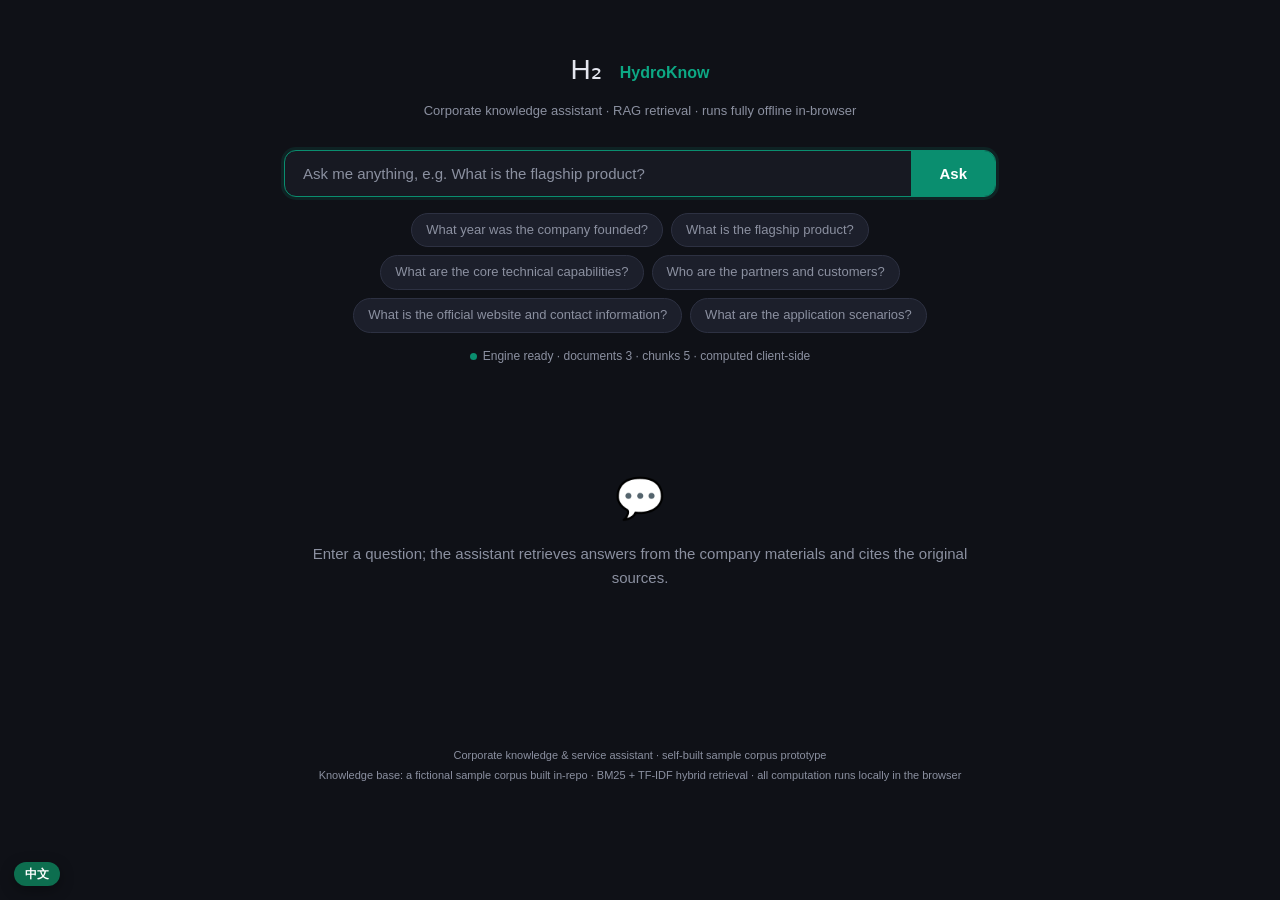
<file: index.html>
<!DOCTYPE html>
<html lang="en">
<head>
<meta charset="utf-8">
<meta name="viewport" content="width=device-width, initial-scale=1">
<title>氢知 HydroKnow · 沐光氢能企业知识智能服务助手</title>
<!-- English presentation layer: active by default; Simplified Chinese via ?lang=zh. -->
<script src="i18n-en.js"></script>
<style>
:root {
  --bg: #0f1117; --surface: #171922; --card: #1c1f2b; --border: #2d3142;
  --ink: #e4e6ef; --muted: #8b90a0; --accent: #0a8e6f; --accent-light: #0da884;
  --accent-glow: rgba(10,142,111,0.15); --radius: 12px;
  --font: -apple-system, "PingFang SC", "Microsoft YaHei", "Segoe UI", sans-serif;
}
* { box-sizing: border-box; margin: 0; padding: 0; }
body { background: var(--bg); color: var(--ink); font-family: var(--font); font-size: 15px; line-height: 1.6; min-height: 100vh; }
.qa-page { max-width: 760px; margin: 0 auto; padding: 48px 24px 80px; }
.qa-header { text-align: center; margin-bottom: 40px; }
.qa-logo { display: flex; align-items: center; justify-content: center; gap: 10px; margin-bottom: 8px; }
.qa-logo-icon { font-size: 28px; }
.qa-logo h1 { font-size: 24px; font-weight: 700; }
.qa-logo h1 .en { color: var(--accent-light); font-size: 16px; font-weight: 600; margin-left: 8px; }
.qa-subtitle { font-size: 13px; color: var(--muted); margin-bottom: 28px; }
.qa-search-box { display: flex; border: 1px solid var(--border); border-radius: var(--radius); overflow: hidden; transition: border-color .2s; background: var(--surface); }
.qa-search-box:focus-within { border-color: var(--accent); box-shadow: 0 0 0 3px var(--accent-glow); }
.qa-search-box input { flex: 1; background: transparent; border: none; padding: 14px 18px; color: var(--ink); font-size: 15px; font-family: var(--font); outline: none; }
.qa-search-box input::placeholder { color: var(--muted); }
.qa-search-box button { background: var(--accent); color: #fff; border: none; padding: 0 28px; font-size: 15px; font-weight: 600; font-family: var(--font); cursor: pointer; transition: background .2s; }
.qa-search-box button:hover { background: var(--accent-light); }
.qa-chips { display: flex; flex-wrap: wrap; justify-content: center; gap: 8px; margin-top: 16px; }
.chip { padding: 6px 14px; background: var(--card); border: 1px solid var(--border); border-radius: 20px; font-size: 13px; color: var(--muted); cursor: pointer; transition: all .2s; }
.chip:hover { border-color: var(--accent); color: var(--ink); background: var(--accent-glow); }
.qa-status { margin-top: 14px; font-size: 12px; color: var(--muted); }
.qa-status .dot { display: inline-block; width: 7px; height: 7px; border-radius: 50%; background: var(--accent); margin-right: 6px; vertical-align: middle; }
.qa-result { min-height: 300px; }
.qa-placeholder { text-align: center; padding: 60px 20px; color: var(--muted); }
.placeholder-icon { font-size: 40px; margin-bottom: 12px; }
.answer-card { background: var(--card); border: 1px solid var(--border); border-radius: var(--radius); overflow: hidden; margin-bottom: 20px; animation: fadeIn .3s ease; }
@keyframes fadeIn { from { opacity: 0; transform: translateY(8px); } to { opacity: 1; transform: translateY(0); } }
.answer-header { display: flex; align-items: center; justify-content: space-between; padding: 12px 18px; border-bottom: 1px solid var(--border); background: var(--surface); gap: 12px; }
.answer-header .q { font-size: 13px; color: var(--muted); text-align: left; }
.answer-header .q b { color: var(--ink); }
.answer-header .conf { font-size: 12px; padding: 3px 10px; border-radius: 6px; font-weight: 600; white-space: nowrap; }
.conf-high { background: rgba(10,142,111,.2); color: var(--accent-light); }
.conf-mid { background: rgba(204,170,50,.2); color: #ccaa32; }
.conf-low { background: rgba(196,69,69,.2); color: #c44545; }
.answer-body { padding: 18px; }
.answer-body .answer-text { font-size: 15px; line-height: 1.75; margin-bottom: 16px; }
.key-points { margin-bottom: 16px; }
.key-points-title { font-size: 13px; font-weight: 600; color: var(--muted); margin-bottom: 8px; }
.key-points ul { list-style: none; padding: 0; }
.key-points li { padding: 4px 0 4px 16px; position: relative; font-size: 14px; }
.key-points li::before { content: "▸"; position: absolute; left: 0; color: var(--accent); }
.sources-section { border-top: 1px solid var(--border); padding: 16px 18px; }
.sources-title { font-size: 12px; color: var(--muted); margin-bottom: 12px; letter-spacing: .5px; }
.source-item { background: var(--surface); border: 1px solid var(--border); border-left: 3px solid var(--accent); border-radius: 8px; padding: 12px 14px; margin-bottom: 10px; transition: border-color .2s; }
.source-item:hover { border-color: var(--accent); }
.source-item:last-child { margin-bottom: 0; }
.source-meta { display: flex; align-items: center; justify-content: space-between; gap: 8px; margin-bottom: 8px; }
.source-meta-left { display: flex; align-items: center; min-width: 0; }
.source-badge { flex-shrink: 0; width: 20px; height: 20px; border-radius: 6px; background: var(--accent); color: #fff; font-size: 11px; font-weight: 700; display: inline-flex; align-items: center; justify-content: center; margin-right: 8px; }
.source-doc { font-size: 12px; color: var(--muted); overflow: hidden; text-overflow: ellipsis; white-space: nowrap; }
.source-score { font-size: 11px; color: var(--accent-light); font-weight: 600; white-space: nowrap; }
.source-text { font-size: 12.5px; color: var(--ink); line-height: 1.7; white-space: pre-wrap; max-height: 96px; overflow: hidden; position: relative; }
.source-text.expanded { max-height: none; }
.source-text:not(.expanded)::after { content: ""; position: absolute; left: 0; right: 0; bottom: 0; height: 28px; background: linear-gradient(transparent, var(--surface)); pointer-events: none; }
.source-toggle { display: none; margin-top: 8px; font-size: 11px; color: var(--accent-light); background: none; border: none; cursor: pointer; padding: 0; font-family: var(--font); }
.source-toggle.show { display: inline-block; }
.source-toggle:hover { text-decoration: underline; }
mark { background: rgba(10,142,111,.35); color: #c9f7ea; padding: 0 1px; border-radius: 2px; }
.footer-note { text-align: center; font-size: 11px; color: var(--muted); margin-top: 40px; line-height: 1.8; }
::-webkit-scrollbar { width: 6px; }
::-webkit-scrollbar-thumb { background: var(--border); border-radius: 3px; }
</style>
</head>
<body>
<div class="qa-page">
  <header class="qa-header">
    <div class="qa-logo">
      <span class="qa-logo-icon">H₂</span>
      <h1>氢知 <span class="en">HydroKnow</span></h1>
    </div>
    <p class="qa-subtitle">沐光氢能企业知识智能服务助手 · RAG 检索增强 · 纯前端离线运行</p>
    <div class="qa-search-box">
      <input type="text" id="input" placeholder="我是小知，问点什么吧，比如：沐光氢能的主打产品是什么？" autocomplete="off" autofocus>
      <button id="sendBtn" onclick="ask()">提问</button>
    </div>
    <div class="qa-chips" id="chips"></div>
    <div class="qa-status" id="status"></div>
  </header>

  <main class="qa-result" id="result">
    <div class="qa-placeholder" id="placeholder">
      <div class="placeholder-icon">💬</div>
      <p>输入问题，小知会从沐光氢能的企业资料中检索答案，并附上原文来源。</p>
    </div>
  </main>

  <div class="footer-note">
    企业知识与智能服务助手 · 自建样例语料原型<br>
    知识库：仓库内自建的虚构样例语料 · BM25 + TF-IDF 混合检索 · 全部计算在浏览器本地完成
  </div>
</div>

<script>
// ══════════════════════════════════════════════════════════
// 氢知 HydroKnow · 纯前端 RAG（与 Python 版 rag/ 逐行等价）
// ══════════════════════════════════════════════════════════
const CHUNKS = [{"doc": "00_公司资料说明.md", "chunk_id": 0, "text": "基本信息：沐光氢能科技（北京）有限公司成立于 2014 年，总部位于北京市大兴区国际氢能产业创新示范区 A 座。公司专注氢燃料电池的研发、制造与系统集成，是国内较早实现百瓦级质子交换膜燃料电池发电模块量产的团队之一。\n公司现有员工 260 余人，其中研发人员占比约 42%，在河北涿州设有 18 兆瓦级电堆产线，在浙江绍兴设有系统集成工厂。\n核心定位：沐光氢能面向园区、工商业和交通场景提供\"发电 + 储氢 + 能源管理\"的一体化方案。公司的产品线分为三块：百瓦级燃料电池发电模块、氢储能槽车与加氢撬、面向叉车和冷链车辆的燃料电池动力总成。"}, {"doc": "00_公司资料说明.md", "chunk_id": 1, "text": "官网与联系：公司官方网站为 www.muguang-h2.example，统一咨询邮箱为 hello@muguang-h2.example。投资者关系邮箱为 ir@muguang-h2.example。总部地址为北京市大兴区国际氢能产业创新示范区 A 座 7 层。\n发展沿革：2014 年公司在中关村科技园成立，以膜电极制备工艺起步。2018 年建成第一条百瓦级发电模块中试线。2021 年获得国家高新技术企业认定，并建成兆瓦级电堆产线。2024 年公司发布第五代燃料电池发电模块，系统效率提升至 60% 以上，模块寿命突破 2 万小时。"}, {"doc": "01_燃料电池产品单页.md", "chunk_id": 0, "text": "产品概述：第五代燃料电池发电模块采用 180 kW 额定功率设计，峰值效率 60.5%，可在零下 30 摄氏度到 55 摄氏度区间稳定运行。模块重量 480 公斤，防护等级 IP67，支持并联组堆。\n关键技术指标：额定功率 180 kW，峰值效率 60.5%，输出电压 400 伏直流，寿命 2 万小时以上，启动时间 8 秒。模块采用空气冷却与水冷双通道设计，可在无外加水质条件下维持稳定输出。\n电堆由 320 片膜电极组成，铂载量降至 0.28 克每千瓦，较上一代下降约 18%。催化剂采用梯度涂布工艺，低电流密度区域铂载量进一步压缩。\n产品系列与应用：模块支持 30 千瓦至 180 千瓦多个规格，可用于备用电源、微电网主供和热电联供三个场景。配套的氢储能系统提供 20 公斤储氢量，加氢撬支持 350 公斤每小时的加注速度。\n公司同时提供 1.5 吨级氢燃料电池叉车动力总成和冷藏车冷链动力包，冷链场景下的续航里程为 320 公里。"}, {"doc": "02_解决方案手册.md", "chunk_id": 0, "text": "园区微电网方案：面向产业园区，沐光氢能提供\"光氢储微电网\"方案。该方案由分布式光伏、氢储能系统、燃料电池发电模块和能源管理平台组成，可在电网检修期间维持园区关键负荷 72 小时以上。已落地的两个园区分别位于河北廊坊和山东淄博，单个站点配置 2 兆瓦发电能力。\n冷链与物流方案：针对冷链物流，公司的燃料电池冷链动力包可替代传统柴油机组。运营数据显示，同等工况下综合能耗下降约 27%，且没有尾气排放。合作方包括京华冷链物流和北方综合物流园，两家公司在 2025 年合计投放 120 台冷链车。\n备用电源方案：面向医院、数据中心和通信基站，公司的模块化备用电源方案可在断电后 10 秒内接管关键负荷。方案已服务 40 余家医院和 12 个数据中心项目。"}, {"doc": "02_解决方案手册.md", "chunk_id": 1, "text": "合作方与生态：公司当前的合作伙伴包括北方氢能供应链公司、京华公交集团、京城轨道交通研究院和两家省级能源集团。联合实验室方面，公司与京城轨道交通研究院共建氢能交通联合实验室，与北方综合物流园共建冷链能源联合实验室。\n服务与支持：公司在全国设有 6 个区域服务中心，覆盖京津冀、长三角和珠三角。模块出厂质保 5 年，远程监控平台提供运行状态诊断，标准服务响应时间为 4 小时到场。"}];
const SUGGEST = ["沐光氢能成立于哪一年？", "沐光氢能的主打产品是什么？", "沐光氢能的核心技术能力有哪些？", "沐光氢能的合作方和客户有哪些？", "沐光氢能的官网和联系方式是什么？", "沐光氢能的应用场景有哪些？"];
const BM25_WEIGHT = 0.6, TFIDF_WEIGHT = 0.4, TOP_K = 4;
const K1 = 1.5, B = 0.75;

// ── char bigram 分词（与 retriever.py BM25Okapi._tokenize 一致）──
function tokenize(text) {
  text = text.toLowerCase().trim();
  if (text.length < 2) return text ? [text] : [];
  const out = [];
  for (let i = 0; i < text.length - 1; i++) out.push(text.slice(i, i + 2));
  return out;
}

// ── char 1-2gram（与 TfidfVectorizer(analyzer='char', ngram_range=(1,2)) 近似）──
function ngrams(text) {
  text = text.toLowerCase();
  const out = [];
  for (let i = 0; i < text.length; i++) {
    out.push(text.slice(i, i + 1));
    if (i < text.length - 1) out.push(text.slice(i, i + 2));
  }
  return out;
}

// ── BM25 索引 ─────────────────────────────────────────────
const tokenized = CHUNKS.map(c => tokenize(c.text));
const docLen = tokenized.map(t => t.length);
const avgdl = docLen.reduce((a, b) => a + b, 0) / docLen.length;
const tf = tokenized.map(tokens => {
  const f = {};
  for (const t of tokens) f[t] = (f[t] || 0) + 1;
  return f;
});
const df = {};
for (const f of tf) for (const t in f) df[t] = (df[t] || 0) + 1;
const N = CHUNKS.length;
const idf = {};
for (const t in df) idf[t] = Math.log((N - df[t] + 0.5) / (df[t] + 0.5) + 1);

function bm25Scores(query) {
  const qTokens = tokenize(query);
  const scores = new Array(N).fill(0);
  for (let i = 0; i < N; i++) {
    if (docLen[i] === 0) continue;
    let s = 0;
    for (const qt of qTokens) {
      if (!(qt in idf)) continue;
      const tfi = tf[i][qt] || 0;
      if (tfi === 0) continue;
      const denom = tfi + K1 * (1 - B + B * docLen[i] / avgdl);
      s += idf[qt] * tfi * (K1 + 1) / denom;
    }
    scores[i] = s;
  }
  return scores;
}

// ── TF-IDF 余弦相似度（l2 归一化，smooth idf）─────────────
const docVecs = CHUNKS.map(c => {
  const grams = ngrams(c.text);
  const v = {};
  for (const g of grams) v[g] = (v[g] || 0) + 1;
  // smooth idf: ln((1+N)/(1+df)) + 1
  for (const g in v) v[g] *= (Math.log((1 + N) / (1 + (df[g] || 0))) + 1);
  // l2 normalize
  let norm = 0;
  for (const g in v) norm += v[g] * v[g];
  norm = Math.sqrt(norm) || 1;
  for (const g in v) v[g] /= norm;
  return v;
});

function tfidfScores(query) {
  const grams = ngrams(query);
  const qv = {};
  for (const g of grams) qv[g] = (qv[g] || 0) + 1;
  for (const g in qv) qv[g] *= (Math.log((1 + N) / (1 + (df[g] || 0))) + 1);
  let norm = 0;
  for (const g in qv) norm += qv[g] * qv[g];
  norm = Math.sqrt(norm) || 1;
  for (const g in qv) qv[g] /= norm;

  const scores = new Array(N).fill(0);
  for (let i = 0; i < N; i++) {
    let dot = 0;
    for (const g in qv) if (docVecs[i][g]) dot += qv[g] * docVecs[i][g];
    scores[i] = dot;
  }
  return scores;
}

// ── 混合检索（与 HybridRetriever.retrieve 一致）──────────
function retrieve(question) {
  const bm = bm25Scores(question);
  const bmMax = Math.max(...bm);
  const bmNorm = bmMax > 0 ? bm.map(s => s / bmMax) : bm;
  const tf_ = tfidfScores(question);
  const tfMax = Math.max(...tf_);
  const tfNorm = tfMax > 0 ? tf_.map(s => s / tfMax) : tf_;

  const hybrid = bmNorm.map((s, i) => BM25_WEIGHT * s + TFIDF_WEIGHT * tfNorm[i]);
  const order = hybrid.map((s, i) => [s, i]).sort((a, b) => b[0] - a[0]);
  const results = [];
  for (const [score, idx] of order.slice(0, TOP_K)) {
    if (score <= 0) continue;
    results.push({ chunk: CHUNKS[idx], score });
  }
  return results;
}

// ── 答案生成（与 generator.py stub 逐行等价）─────────────
function splitSentences(text) {
  const parts = text.split(/[。！？.!?\n]+/);
  return parts.map(s => s.trim()).filter(s => s.length > 10);
}

function extractKeySentences(question, retrieved, maxSents) {
  maxSents = maxSents || 3;
  const qChars = new Set(question.replace(/\s/g, '').toLowerCase());
  const candidates = [];
  for (const { chunk, score } of retrieved) {
    for (const sent of splitSentences(chunk.text)) {
      const sChars = new Set(sent.toLowerCase());
      let overlap = 0;
      for (const c of qChars) if (sChars.has(c)) overlap++;
      if (overlap > 0) candidates.push({ sent, overlap, score, doc: chunk.doc });
    }
  }
  candidates.sort((a, b) => b.overlap - a.overlap || b.score - a.score);
  const seen = new Set(), selected = [];
  for (const c of candidates) {
    if (seen.has(c.sent)) continue;
    seen.add(c.sent);
    selected.push(c);
    if (selected.length >= maxSents) break;
  }
  return selected;
}

function generateAnswer(question, retrieved) {
  if (!retrieved.length) {
    return { answer: '未检索到相关内容。请确认知识库是否包含该信息，或尝试换个问法。', key_points: [], sources: [], confidence: 0 };
  }
  const keySents = extractKeySentences(question, retrieved);
  let answerText;
  if (keySents.length) {
    answerText = '根据知识库资料，关于「' + question + '」：\n' + keySents.map(s => '• ' + s.sent).join('\n');
  } else {
    answerText = '根据资料检索，最相关的信息如下：\n• ' + retrieved[0].chunk.text.slice(0, 200).replace(/\n/g, ' ');
  }
  const sources = retrieved.map((r, i) => ({
    rank: i + 1, doc: r.chunk.doc, chunk_id: r.chunk.chunk_id, score: r.score,
    text: r.chunk.text.slice(0, 300) + (r.chunk.text.length > 300 ? '...' : '')
  }));
  return { answer: answerText, key_points: keySents.map(s => s.sent), sources, confidence: retrieved[0].score };
}

// ── UI 逻辑（与 Flask 版 app.js 一致）────────────────────
const input = document.getElementById('input');
const sendBtn = document.getElementById('sendBtn');
const result = document.getElementById('result');
const placeholder = document.getElementById('placeholder');
const chipsEl = document.getElementById('chips');
const statusEl = document.getElementById('status');

function init() {
  SUGGEST.forEach(q => {
    const chip = document.createElement('div');
    chip.className = 'chip';
    chip.textContent = q;
    chip.onclick = () => { input.value = q; ask(); };
    chipsEl.appendChild(chip);
  });
  const docs = new Set(CHUNKS.map(c => c.doc));
  statusEl.innerHTML = '<span class="dot"></span>引擎就绪 · 文档 ' + docs.size + ' · 分块 ' + CHUNKS.length + ' · 纯前端计算';
}

function ask() {
  const q = input.value.trim();
  if (!q) return;
  if (placeholder) placeholder.style.display = 'none';

  const t0 = performance.now();
  const retrieved = retrieve(q);
  const data = generateAnswer(q, retrieved);
  const ms = (performance.now() - t0).toFixed(1);

  renderAnswer(q, data, ms);
  input.value = '';
  input.focus();
}

function renderAnswer(question, data, ms) {
  const conf = data.confidence || 0;
  let confClass = 'conf-low', confLabel = '低';
  if (conf >= 0.7) { confClass = 'conf-high'; confLabel = '高'; }
  else if (conf >= 0.4) { confClass = 'conf-mid'; confLabel = '中'; }

  const card = document.createElement('div');
  card.className = 'answer-card';
  let html = '<div class="answer-header">' +
    '<span class="q">问：<b>' + esc(question) + '</b></span>' +
    '<span class="conf ' + confClass + '">置信度 ' + confLabel + ' ' + Math.round(conf * 100) + '% · ' + ms + 'ms</span>' +
    '</div><div class="answer-body"><div class="answer-text">' + esc(data.answer).replace(/\n/g, '<br>') + '</div>';
  if (data.key_points.length) {
    html += '<div class="key-points"><div class="key-points-title">关键信息</div><ul>' +
      data.key_points.map(k => '<li>' + esc(k) + '</li>').join('') + '</ul></div>';
  }
  html += '</div>';
  if (data.sources.length) {
    const grams = sourceKeywords(question);
    html += '<div class="sources-section"><div class="sources-title">📄 参考来源（' + data.sources.length + '，按相关度排序）</div>' +
      data.sources.map(s =>
        '<div class="source-item"><div class="source-meta">' +
        '<span class="source-meta-left"><span class="source-badge">' + s.rank + '</span><span class="source-doc">' + esc(s.doc) + '</span></span>' +
        '<span class="source-score">匹配 ' + (s.score * 100).toFixed(1) + '%</span></div>' +
        '<div class="source-text">' + highlight(esc(s.text), grams) + '</div>' +
        '<button class="source-toggle" onclick="toggleSource(this)">展开全文 ▾</button></div>'
      ).join('') + '</div>';
    requestAnimationFrame(() => {
      card.querySelectorAll('.source-item').forEach(item => {
        const text = item.querySelector('.source-text');
        const btn = item.querySelector('.source-toggle');
        if (text.scrollHeight > text.clientHeight + 4) btn.classList.add('show');
      });
    });
  }
  card.innerHTML = html;
  result.prepend(card);
}

function esc(t) { const d = document.createElement('div'); d.textContent = t; return d.innerHTML; }

// ── 来源：命中词高亮 + 折叠（与 Flask 版 app.js 一致）──
function sourceKeywords(question) {
  const cleaned = question.replace(/[\s，。！？、,.!?；;：:"'“”‘’（()）【】《》]/g, '');
  if (cleaned.length < 2) return [];
  const grams = [];
  for (let i = 0; i < cleaned.length - 1; i++) grams.push(cleaned.slice(i, i + 2));
  return [...new Set(grams)].slice(0, 8);
}
function highlight(textHtml, grams) {
  let out = textHtml;
  for (const g of grams) {
    const parts = out.split(/(<mark>[\s\S]*?<\/mark>)/g);
    out = parts.map(p => {
      if (/^<mark>/.test(p)) return p;
      return p.split(g).join('<mark>' + g + '</mark>');
    }).join('');
  }
  return out;
}
function toggleSource(btn) {
  const text = btn.previousElementSibling;
  const expanded = text.classList.toggle('expanded');
  btn.textContent = expanded ? '收起 ▴' : '展开全文 ▾';
}

input.addEventListener('keydown', e => {
  if (e.key === 'Enter' && !e.shiftKey) { e.preventDefault(); ask(); }
});

init();
</script>
</body>
</html>
</file>
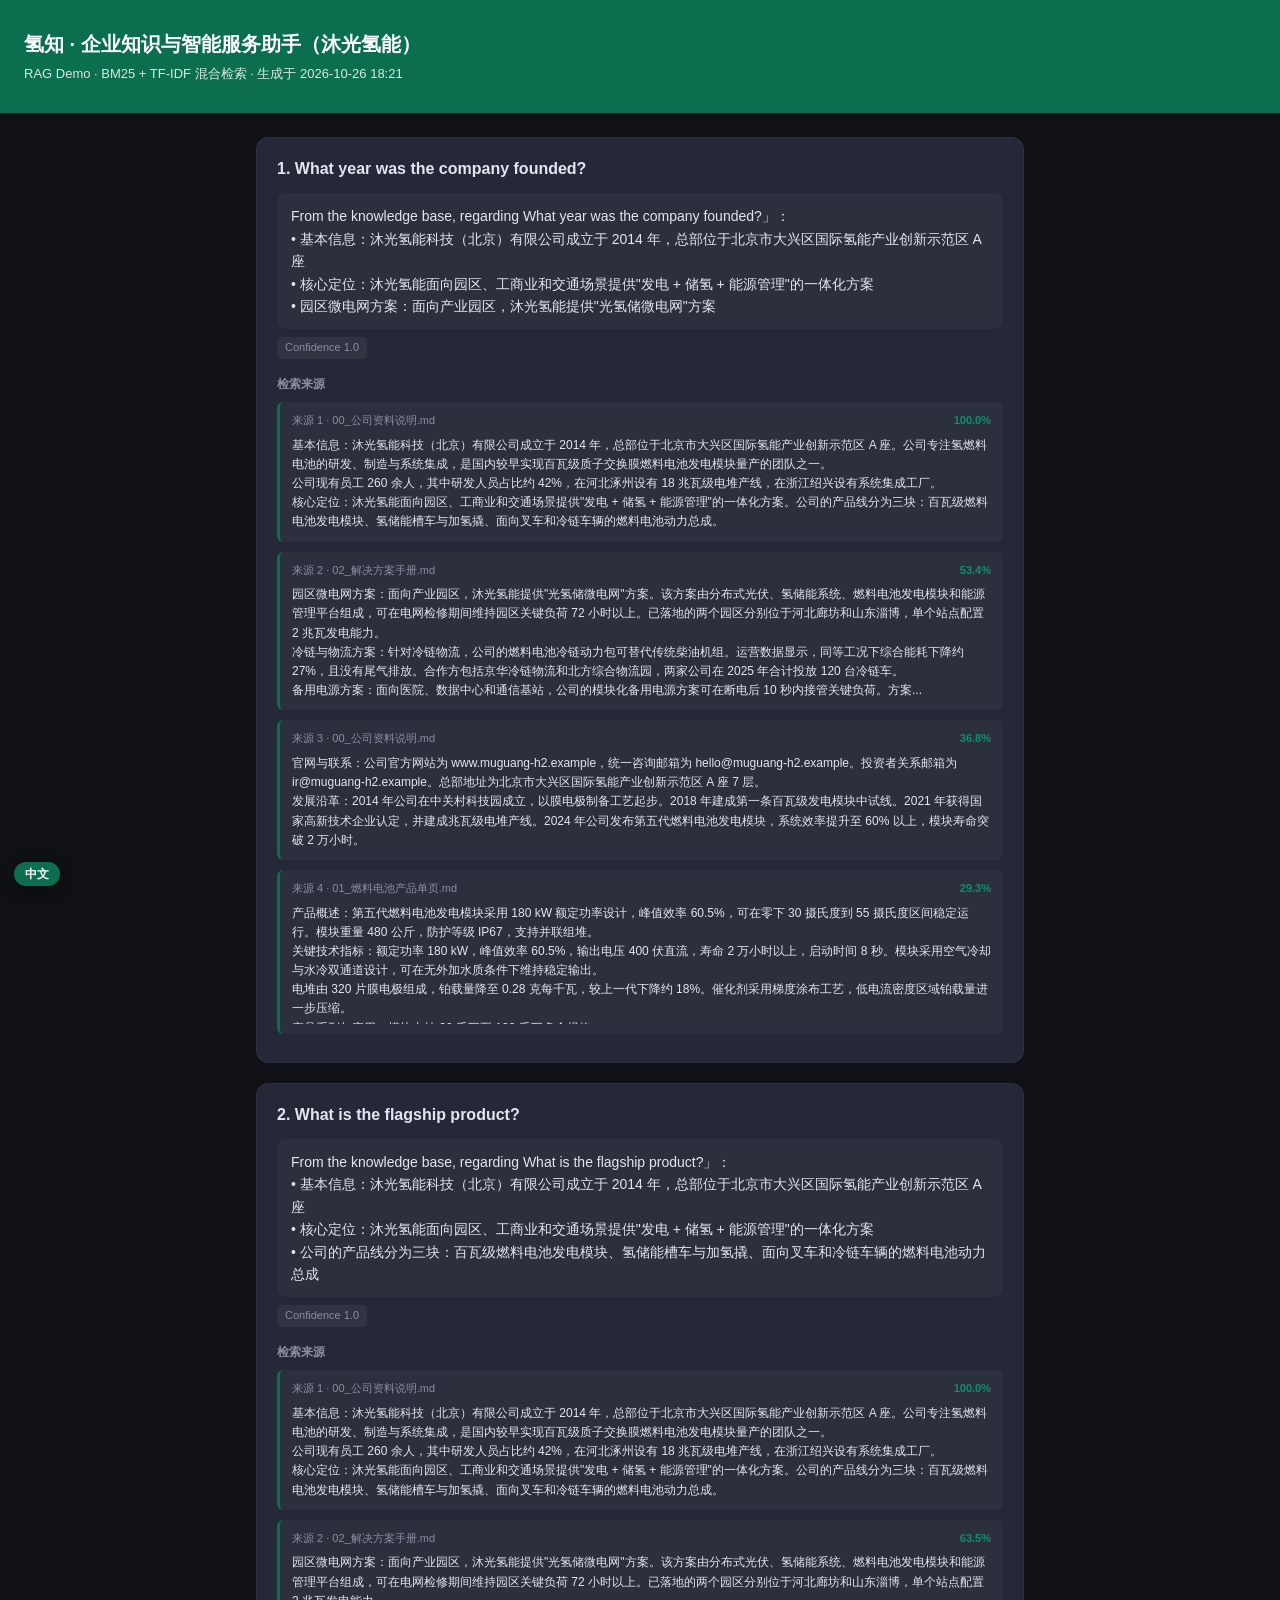
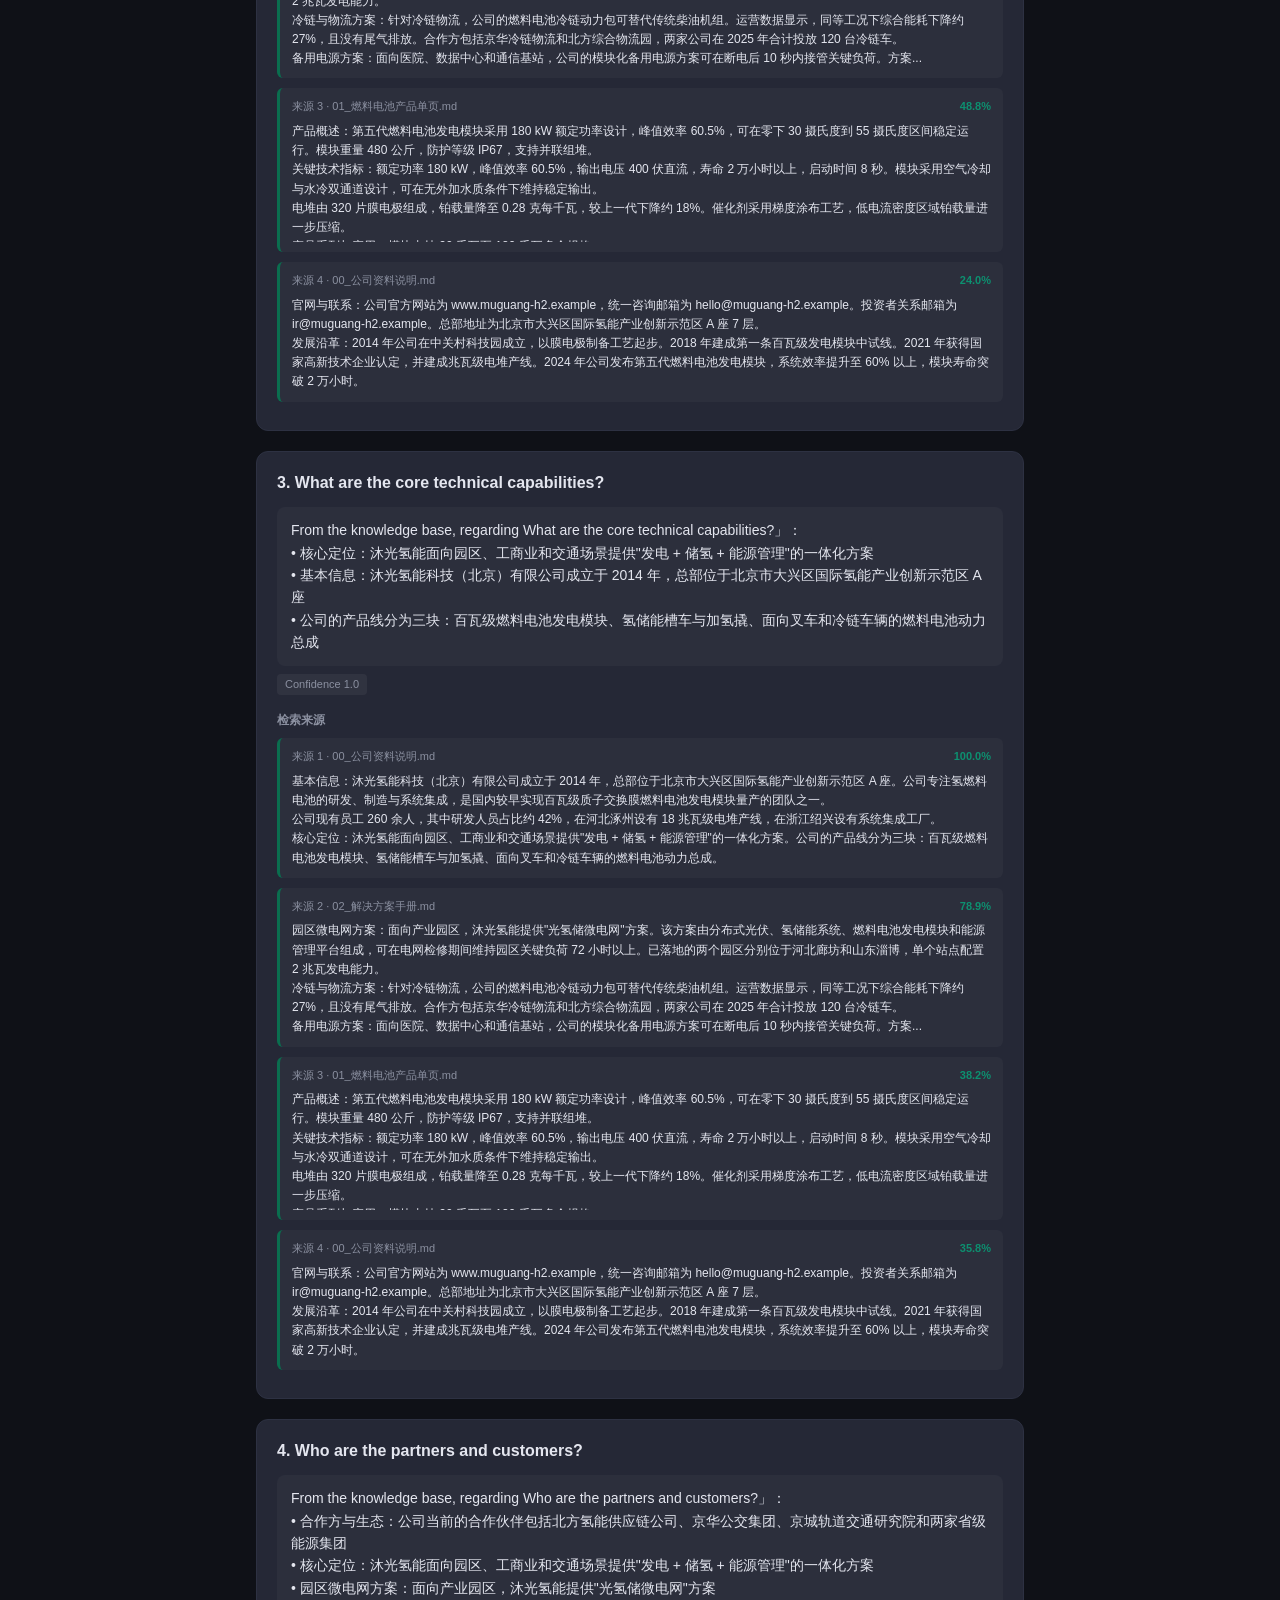
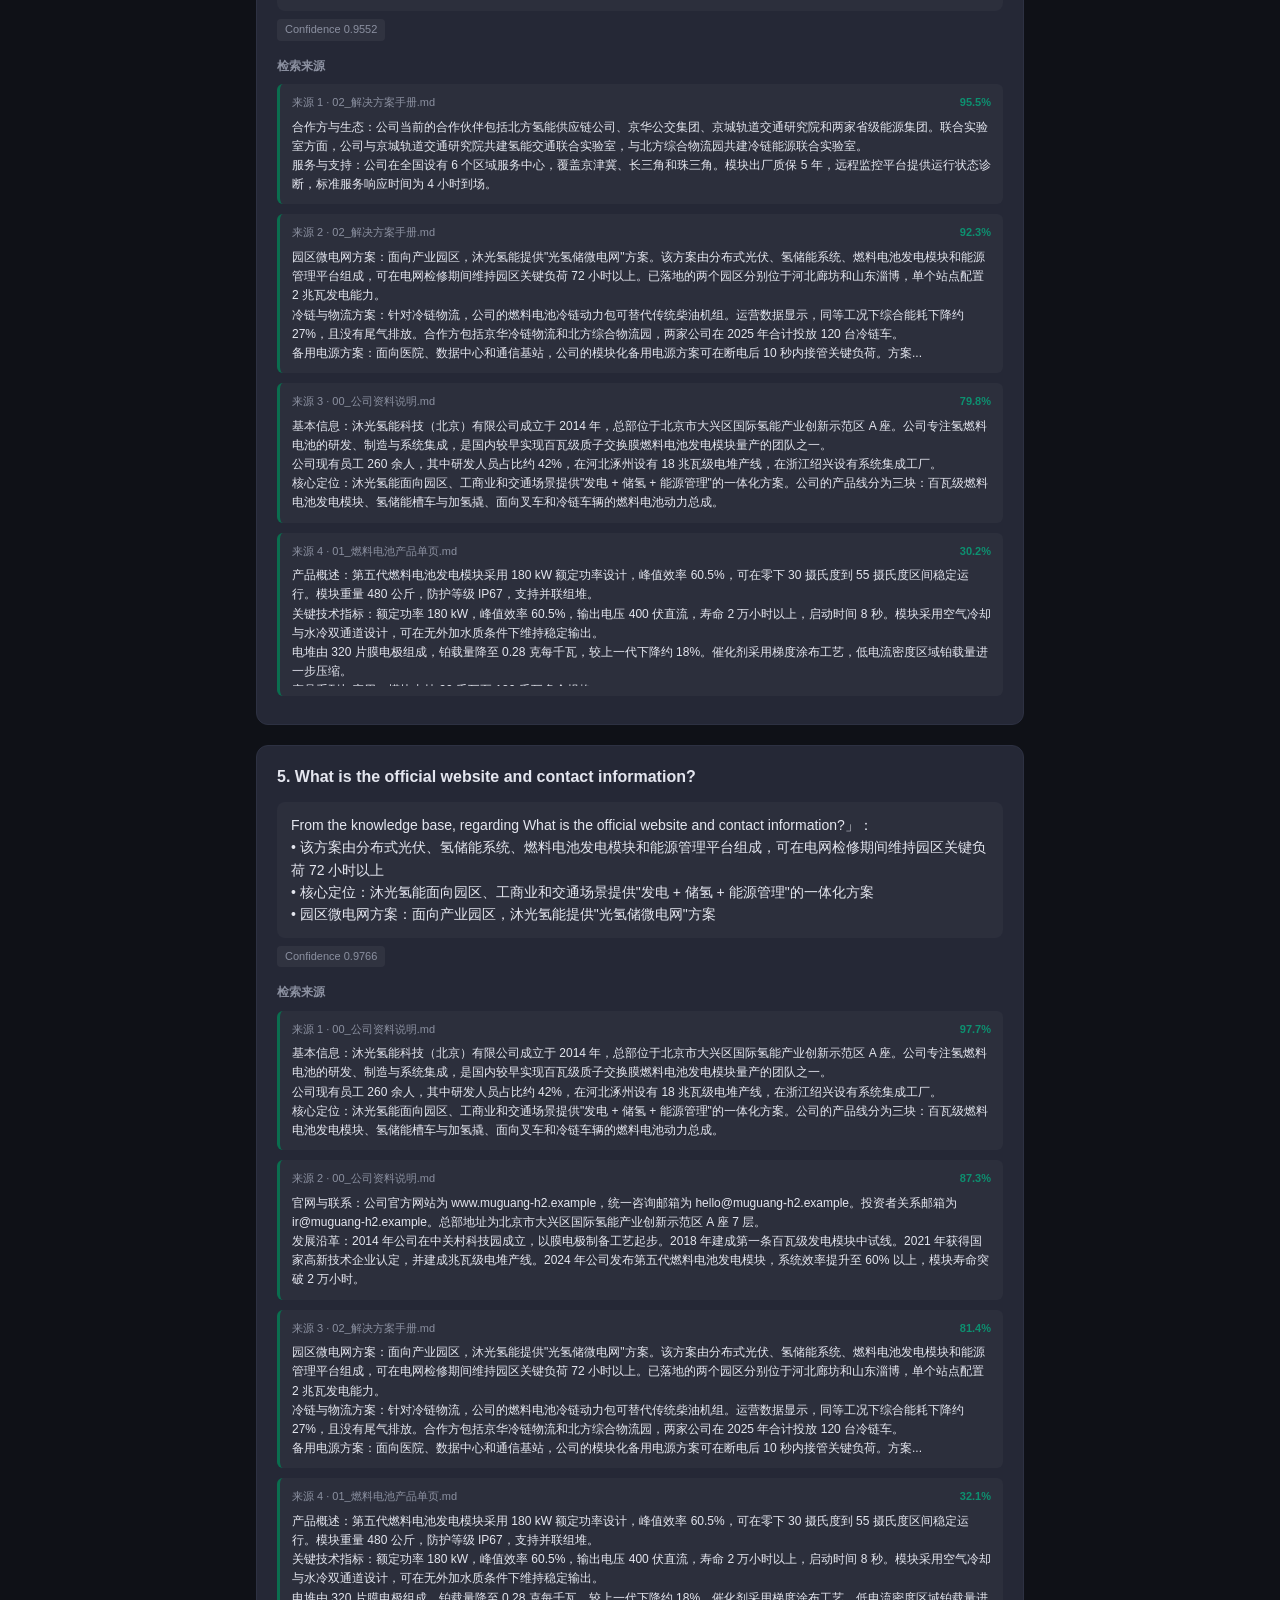
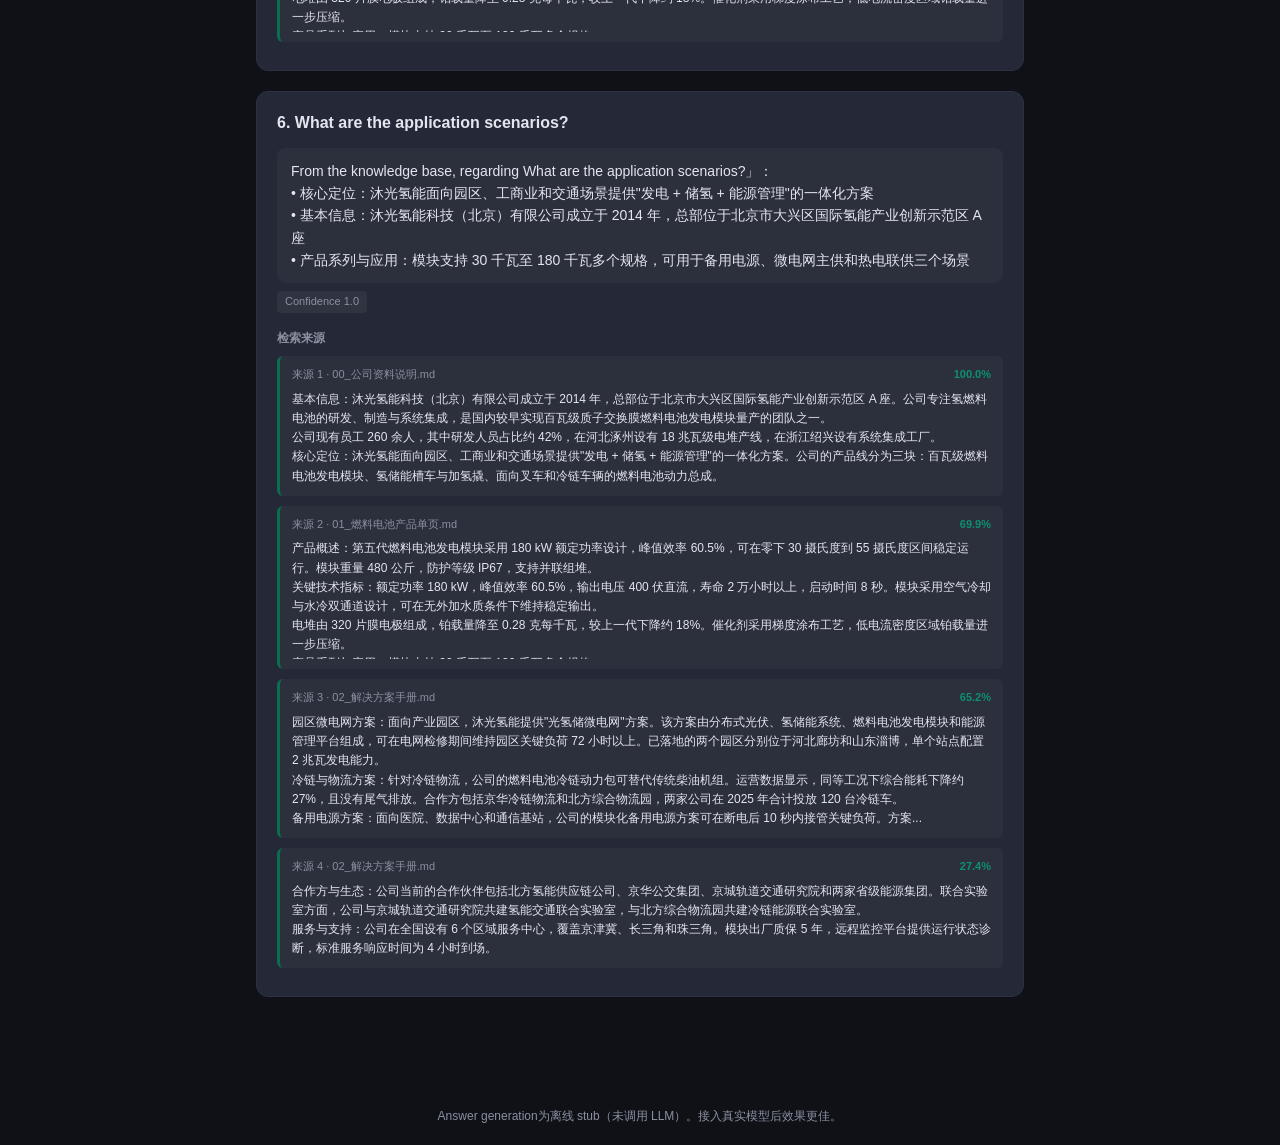
<file: demo.html>
<!DOCTYPE html>
<html lang="en">
<head>
<meta charset="utf-8">
<meta name="viewport" content="width=device-width, initial-scale=1">
<title>企业知识与智能服务助手 · Demo</title>
<style>
  :root { --bg:#0f1117; --card:#252836; --border:#2d3142; --ink:#e4e6ef;
          --muted:#8b90a0; --accent:#0a6e4f; --accent-light:#0d9070; }
  * { box-sizing:border-box; margin:0; padding:0; }
  body { background:var(--bg); color:var(--ink);
         font-family:-apple-system,"PingFang SC","Microsoft YaHei",sans-serif;
         line-height:1.6; font-size:14px; }
  header { background:var(--accent); padding:28px 24px; }
  header h1 { font-size:20px; color:#fff; }
  header p { font-size:13px; color:rgba(255,255,255,0.85); margin-top:4px; }
  main { max-width:800px; margin:24px auto; padding:0 16px 48px; }
  .qa-card { background:var(--card); border:1px solid var(--border);
              border-radius:12px; padding:18px 20px; margin-bottom:20px; }
  .qa-q { font-weight:700; font-size:16px; margin-bottom:12px; }
  .qa-a { white-space:pre-wrap; background:rgba(255,255,255,0.03);
          border-radius:8px; padding:12px 14px; }
  .qa-confidence { display:inline-block; font-size:11px; color:var(--muted);
                   margin-top:8px; padding:2px 8px; background:rgba(255,255,255,0.05);
                   border-radius:4px; }
  .qa-sources-title { margin:16px 0 8px; font-size:12px; color:var(--muted);
                       font-weight:600; }
  .source-card { border-left:3px solid var(--accent); background:rgba(255,255,255,0.03);
                  border-radius:6px; padding:10px 12px; margin-bottom:10px; }
  .source-meta { display:flex; justify-content:space-between; font-size:11px;
                  color:var(--muted); margin-bottom:6px; }
  .source-score { color:var(--accent-light); font-weight:600; }
  .source-text { font-size:12px; white-space:pre-wrap; max-height:120px; overflow-y:auto; }
  footer { text-align:center; color:var(--muted); font-size:12px; padding:18px; }
</style>
<!-- English presentation layer: active by default; Simplified Chinese via ?lang=zh. -->
<script src="i18n-en.js"></script>
</head>
<body>
<header>
  <h1>氢知 · 企业知识与智能服务助手（沐光氢能）</h1>
  <p>RAG Demo · BM25 + TF-IDF 混合检索 · 生成于 2026-10-26 18:21</p>
</header>
<main>
<div class="qa-card"><div class="qa-q">1. 沐光氢能成立于哪一年？</div><div class="qa-a">根据知识库资料，关于「沐光氢能成立于哪一年？」：<br>• 基本信息：沐光氢能科技（北京）有限公司成立于 2014 年，总部位于北京市大兴区国际氢能产业创新示范区 A 座<br>• 核心定位：沐光氢能面向园区、工商业和交通场景提供&quot;发电 + 储氢 + 能源管理&quot;的一体化方案<br>• 园区微电网方案：面向产业园区，沐光氢能提供&quot;光氢储微电网&quot;方案</div><div class="qa-confidence">置信度 1.0</div><div class="qa-sources-title">检索来源</div><div class="source-card"><div class="source-meta"><span>来源 1 · 00_公司资料说明.md</span><span class="source-score">100.0%</span></div><div class="source-text">基本信息：沐光氢能科技（北京）有限公司成立于 2014 年，总部位于北京市大兴区国际氢能产业创新示范区 A 座。公司专注氢燃料电池的研发、制造与系统集成，是国内较早实现百瓦级质子交换膜燃料电池发电模块量产的团队之一。
公司现有员工 260 余人，其中研发人员占比约 42%，在河北涿州设有 18 兆瓦级电堆产线，在浙江绍兴设有系统集成工厂。
核心定位：沐光氢能面向园区、工商业和交通场景提供&quot;发电 + 储氢 + 能源管理&quot;的一体化方案。公司的产品线分为三块：百瓦级燃料电池发电模块、氢储能槽车与加氢撬、面向叉车和冷链车辆的燃料电池动力总成。</div></div>
<div class="source-card"><div class="source-meta"><span>来源 2 · 02_解决方案手册.md</span><span class="source-score">53.4%</span></div><div class="source-text">园区微电网方案：面向产业园区，沐光氢能提供&quot;光氢储微电网&quot;方案。该方案由分布式光伏、氢储能系统、燃料电池发电模块和能源管理平台组成，可在电网检修期间维持园区关键负荷 72 小时以上。已落地的两个园区分别位于河北廊坊和山东淄博，单个站点配置 2 兆瓦发电能力。
冷链与物流方案：针对冷链物流，公司的燃料电池冷链动力包可替代传统柴油机组。运营数据显示，同等工况下综合能耗下降约 27%，且没有尾气排放。合作方包括京华冷链物流和北方综合物流园，两家公司在 2025 年合计投放 120 台冷链车。
备用电源方案：面向医院、数据中心和通信基站，公司的模块化备用电源方案可在断电后 10 秒内接管关键负荷。方案...</div></div>
<div class="source-card"><div class="source-meta"><span>来源 3 · 00_公司资料说明.md</span><span class="source-score">36.8%</span></div><div class="source-text">官网与联系：公司官方网站为 www.muguang-h2.example，统一咨询邮箱为 hello@muguang-h2.example。投资者关系邮箱为 ir@muguang-h2.example。总部地址为北京市大兴区国际氢能产业创新示范区 A 座 7 层。
发展沿革：2014 年公司在中关村科技园成立，以膜电极制备工艺起步。2018 年建成第一条百瓦级发电模块中试线。2021 年获得国家高新技术企业认定，并建成兆瓦级电堆产线。2024 年公司发布第五代燃料电池发电模块，系统效率提升至 60% 以上，模块寿命突破 2 万小时。</div></div>
<div class="source-card"><div class="source-meta"><span>来源 4 · 01_燃料电池产品单页.md</span><span class="source-score">29.3%</span></div><div class="source-text">产品概述：第五代燃料电池发电模块采用 180 kW 额定功率设计，峰值效率 60.5%，可在零下 30 摄氏度到 55 摄氏度区间稳定运行。模块重量 480 公斤，防护等级 IP67，支持并联组堆。
关键技术指标：额定功率 180 kW，峰值效率 60.5%，输出电压 400 伏直流，寿命 2 万小时以上，启动时间 8 秒。模块采用空气冷却与水冷双通道设计，可在无外加水质条件下维持稳定输出。
电堆由 320 片膜电极组成，铂载量降至 0.28 克每千瓦，较上一代下降约 18%。催化剂采用梯度涂布工艺，低电流密度区域铂载量进一步压缩。
产品系列与应用：模块支持 30 千瓦至 180 千瓦多个规格...</div></div>
</div>
<div class="qa-card"><div class="qa-q">2. 沐光氢能的主打产品是什么？</div><div class="qa-a">根据知识库资料，关于「沐光氢能的主打产品是什么？」：<br>• 基本信息：沐光氢能科技（北京）有限公司成立于 2014 年，总部位于北京市大兴区国际氢能产业创新示范区 A 座<br>• 核心定位：沐光氢能面向园区、工商业和交通场景提供&quot;发电 + 储氢 + 能源管理&quot;的一体化方案<br>• 公司的产品线分为三块：百瓦级燃料电池发电模块、氢储能槽车与加氢撬、面向叉车和冷链车辆的燃料电池动力总成</div><div class="qa-confidence">置信度 1.0</div><div class="qa-sources-title">检索来源</div><div class="source-card"><div class="source-meta"><span>来源 1 · 00_公司资料说明.md</span><span class="source-score">100.0%</span></div><div class="source-text">基本信息：沐光氢能科技（北京）有限公司成立于 2014 年，总部位于北京市大兴区国际氢能产业创新示范区 A 座。公司专注氢燃料电池的研发、制造与系统集成，是国内较早实现百瓦级质子交换膜燃料电池发电模块量产的团队之一。
公司现有员工 260 余人，其中研发人员占比约 42%，在河北涿州设有 18 兆瓦级电堆产线，在浙江绍兴设有系统集成工厂。
核心定位：沐光氢能面向园区、工商业和交通场景提供&quot;发电 + 储氢 + 能源管理&quot;的一体化方案。公司的产品线分为三块：百瓦级燃料电池发电模块、氢储能槽车与加氢撬、面向叉车和冷链车辆的燃料电池动力总成。</div></div>
<div class="source-card"><div class="source-meta"><span>来源 2 · 02_解决方案手册.md</span><span class="source-score">63.5%</span></div><div class="source-text">园区微电网方案：面向产业园区，沐光氢能提供&quot;光氢储微电网&quot;方案。该方案由分布式光伏、氢储能系统、燃料电池发电模块和能源管理平台组成，可在电网检修期间维持园区关键负荷 72 小时以上。已落地的两个园区分别位于河北廊坊和山东淄博，单个站点配置 2 兆瓦发电能力。
冷链与物流方案：针对冷链物流，公司的燃料电池冷链动力包可替代传统柴油机组。运营数据显示，同等工况下综合能耗下降约 27%，且没有尾气排放。合作方包括京华冷链物流和北方综合物流园，两家公司在 2025 年合计投放 120 台冷链车。
备用电源方案：面向医院、数据中心和通信基站，公司的模块化备用电源方案可在断电后 10 秒内接管关键负荷。方案...</div></div>
<div class="source-card"><div class="source-meta"><span>来源 3 · 01_燃料电池产品单页.md</span><span class="source-score">48.8%</span></div><div class="source-text">产品概述：第五代燃料电池发电模块采用 180 kW 额定功率设计，峰值效率 60.5%，可在零下 30 摄氏度到 55 摄氏度区间稳定运行。模块重量 480 公斤，防护等级 IP67，支持并联组堆。
关键技术指标：额定功率 180 kW，峰值效率 60.5%，输出电压 400 伏直流，寿命 2 万小时以上，启动时间 8 秒。模块采用空气冷却与水冷双通道设计，可在无外加水质条件下维持稳定输出。
电堆由 320 片膜电极组成，铂载量降至 0.28 克每千瓦，较上一代下降约 18%。催化剂采用梯度涂布工艺，低电流密度区域铂载量进一步压缩。
产品系列与应用：模块支持 30 千瓦至 180 千瓦多个规格...</div></div>
<div class="source-card"><div class="source-meta"><span>来源 4 · 00_公司资料说明.md</span><span class="source-score">24.0%</span></div><div class="source-text">官网与联系：公司官方网站为 www.muguang-h2.example，统一咨询邮箱为 hello@muguang-h2.example。投资者关系邮箱为 ir@muguang-h2.example。总部地址为北京市大兴区国际氢能产业创新示范区 A 座 7 层。
发展沿革：2014 年公司在中关村科技园成立，以膜电极制备工艺起步。2018 年建成第一条百瓦级发电模块中试线。2021 年获得国家高新技术企业认定，并建成兆瓦级电堆产线。2024 年公司发布第五代燃料电池发电模块，系统效率提升至 60% 以上，模块寿命突破 2 万小时。</div></div>
</div>
<div class="qa-card"><div class="qa-q">3. 沐光氢能的核心技术能力有哪些？</div><div class="qa-a">根据知识库资料，关于「沐光氢能的核心技术能力有哪些？」：<br>• 核心定位：沐光氢能面向园区、工商业和交通场景提供&quot;发电 + 储氢 + 能源管理&quot;的一体化方案<br>• 基本信息：沐光氢能科技（北京）有限公司成立于 2014 年，总部位于北京市大兴区国际氢能产业创新示范区 A 座<br>• 公司的产品线分为三块：百瓦级燃料电池发电模块、氢储能槽车与加氢撬、面向叉车和冷链车辆的燃料电池动力总成</div><div class="qa-confidence">置信度 1.0</div><div class="qa-sources-title">检索来源</div><div class="source-card"><div class="source-meta"><span>来源 1 · 00_公司资料说明.md</span><span class="source-score">100.0%</span></div><div class="source-text">基本信息：沐光氢能科技（北京）有限公司成立于 2014 年，总部位于北京市大兴区国际氢能产业创新示范区 A 座。公司专注氢燃料电池的研发、制造与系统集成，是国内较早实现百瓦级质子交换膜燃料电池发电模块量产的团队之一。
公司现有员工 260 余人，其中研发人员占比约 42%，在河北涿州设有 18 兆瓦级电堆产线，在浙江绍兴设有系统集成工厂。
核心定位：沐光氢能面向园区、工商业和交通场景提供&quot;发电 + 储氢 + 能源管理&quot;的一体化方案。公司的产品线分为三块：百瓦级燃料电池发电模块、氢储能槽车与加氢撬、面向叉车和冷链车辆的燃料电池动力总成。</div></div>
<div class="source-card"><div class="source-meta"><span>来源 2 · 02_解决方案手册.md</span><span class="source-score">78.9%</span></div><div class="source-text">园区微电网方案：面向产业园区，沐光氢能提供&quot;光氢储微电网&quot;方案。该方案由分布式光伏、氢储能系统、燃料电池发电模块和能源管理平台组成，可在电网检修期间维持园区关键负荷 72 小时以上。已落地的两个园区分别位于河北廊坊和山东淄博，单个站点配置 2 兆瓦发电能力。
冷链与物流方案：针对冷链物流，公司的燃料电池冷链动力包可替代传统柴油机组。运营数据显示，同等工况下综合能耗下降约 27%，且没有尾气排放。合作方包括京华冷链物流和北方综合物流园，两家公司在 2025 年合计投放 120 台冷链车。
备用电源方案：面向医院、数据中心和通信基站，公司的模块化备用电源方案可在断电后 10 秒内接管关键负荷。方案...</div></div>
<div class="source-card"><div class="source-meta"><span>来源 3 · 01_燃料电池产品单页.md</span><span class="source-score">38.2%</span></div><div class="source-text">产品概述：第五代燃料电池发电模块采用 180 kW 额定功率设计，峰值效率 60.5%，可在零下 30 摄氏度到 55 摄氏度区间稳定运行。模块重量 480 公斤，防护等级 IP67，支持并联组堆。
关键技术指标：额定功率 180 kW，峰值效率 60.5%，输出电压 400 伏直流，寿命 2 万小时以上，启动时间 8 秒。模块采用空气冷却与水冷双通道设计，可在无外加水质条件下维持稳定输出。
电堆由 320 片膜电极组成，铂载量降至 0.28 克每千瓦，较上一代下降约 18%。催化剂采用梯度涂布工艺，低电流密度区域铂载量进一步压缩。
产品系列与应用：模块支持 30 千瓦至 180 千瓦多个规格...</div></div>
<div class="source-card"><div class="source-meta"><span>来源 4 · 00_公司资料说明.md</span><span class="source-score">35.8%</span></div><div class="source-text">官网与联系：公司官方网站为 www.muguang-h2.example，统一咨询邮箱为 hello@muguang-h2.example。投资者关系邮箱为 ir@muguang-h2.example。总部地址为北京市大兴区国际氢能产业创新示范区 A 座 7 层。
发展沿革：2014 年公司在中关村科技园成立，以膜电极制备工艺起步。2018 年建成第一条百瓦级发电模块中试线。2021 年获得国家高新技术企业认定，并建成兆瓦级电堆产线。2024 年公司发布第五代燃料电池发电模块，系统效率提升至 60% 以上，模块寿命突破 2 万小时。</div></div>
</div>
<div class="qa-card"><div class="qa-q">4. 沐光氢能的合作方和客户有哪些？</div><div class="qa-a">根据知识库资料，关于「沐光氢能的合作方和客户有哪些？」：<br>• 合作方与生态：公司当前的合作伙伴包括北方氢能供应链公司、京华公交集团、京城轨道交通研究院和两家省级能源集团<br>• 核心定位：沐光氢能面向园区、工商业和交通场景提供&quot;发电 + 储氢 + 能源管理&quot;的一体化方案<br>• 园区微电网方案：面向产业园区，沐光氢能提供&quot;光氢储微电网&quot;方案</div><div class="qa-confidence">置信度 0.9552</div><div class="qa-sources-title">检索来源</div><div class="source-card"><div class="source-meta"><span>来源 1 · 02_解决方案手册.md</span><span class="source-score">95.5%</span></div><div class="source-text">合作方与生态：公司当前的合作伙伴包括北方氢能供应链公司、京华公交集团、京城轨道交通研究院和两家省级能源集团。联合实验室方面，公司与京城轨道交通研究院共建氢能交通联合实验室，与北方综合物流园共建冷链能源联合实验室。
服务与支持：公司在全国设有 6 个区域服务中心，覆盖京津冀、长三角和珠三角。模块出厂质保 5 年，远程监控平台提供运行状态诊断，标准服务响应时间为 4 小时到场。</div></div>
<div class="source-card"><div class="source-meta"><span>来源 2 · 02_解决方案手册.md</span><span class="source-score">92.3%</span></div><div class="source-text">园区微电网方案：面向产业园区，沐光氢能提供&quot;光氢储微电网&quot;方案。该方案由分布式光伏、氢储能系统、燃料电池发电模块和能源管理平台组成，可在电网检修期间维持园区关键负荷 72 小时以上。已落地的两个园区分别位于河北廊坊和山东淄博，单个站点配置 2 兆瓦发电能力。
冷链与物流方案：针对冷链物流，公司的燃料电池冷链动力包可替代传统柴油机组。运营数据显示，同等工况下综合能耗下降约 27%，且没有尾气排放。合作方包括京华冷链物流和北方综合物流园，两家公司在 2025 年合计投放 120 台冷链车。
备用电源方案：面向医院、数据中心和通信基站，公司的模块化备用电源方案可在断电后 10 秒内接管关键负荷。方案...</div></div>
<div class="source-card"><div class="source-meta"><span>来源 3 · 00_公司资料说明.md</span><span class="source-score">79.8%</span></div><div class="source-text">基本信息：沐光氢能科技（北京）有限公司成立于 2014 年，总部位于北京市大兴区国际氢能产业创新示范区 A 座。公司专注氢燃料电池的研发、制造与系统集成，是国内较早实现百瓦级质子交换膜燃料电池发电模块量产的团队之一。
公司现有员工 260 余人，其中研发人员占比约 42%，在河北涿州设有 18 兆瓦级电堆产线，在浙江绍兴设有系统集成工厂。
核心定位：沐光氢能面向园区、工商业和交通场景提供&quot;发电 + 储氢 + 能源管理&quot;的一体化方案。公司的产品线分为三块：百瓦级燃料电池发电模块、氢储能槽车与加氢撬、面向叉车和冷链车辆的燃料电池动力总成。</div></div>
<div class="source-card"><div class="source-meta"><span>来源 4 · 01_燃料电池产品单页.md</span><span class="source-score">30.2%</span></div><div class="source-text">产品概述：第五代燃料电池发电模块采用 180 kW 额定功率设计，峰值效率 60.5%，可在零下 30 摄氏度到 55 摄氏度区间稳定运行。模块重量 480 公斤，防护等级 IP67，支持并联组堆。
关键技术指标：额定功率 180 kW，峰值效率 60.5%，输出电压 400 伏直流，寿命 2 万小时以上，启动时间 8 秒。模块采用空气冷却与水冷双通道设计，可在无外加水质条件下维持稳定输出。
电堆由 320 片膜电极组成，铂载量降至 0.28 克每千瓦，较上一代下降约 18%。催化剂采用梯度涂布工艺，低电流密度区域铂载量进一步压缩。
产品系列与应用：模块支持 30 千瓦至 180 千瓦多个规格...</div></div>
</div>
<div class="qa-card"><div class="qa-q">5. 沐光氢能的官网和联系方式是什么？</div><div class="qa-a">根据知识库资料，关于「沐光氢能的官网和联系方式是什么？」：<br>• 该方案由分布式光伏、氢储能系统、燃料电池发电模块和能源管理平台组成，可在电网检修期间维持园区关键负荷 72 小时以上<br>• 核心定位：沐光氢能面向园区、工商业和交通场景提供&quot;发电 + 储氢 + 能源管理&quot;的一体化方案<br>• 园区微电网方案：面向产业园区，沐光氢能提供&quot;光氢储微电网&quot;方案</div><div class="qa-confidence">置信度 0.9766</div><div class="qa-sources-title">检索来源</div><div class="source-card"><div class="source-meta"><span>来源 1 · 00_公司资料说明.md</span><span class="source-score">97.7%</span></div><div class="source-text">基本信息：沐光氢能科技（北京）有限公司成立于 2014 年，总部位于北京市大兴区国际氢能产业创新示范区 A 座。公司专注氢燃料电池的研发、制造与系统集成，是国内较早实现百瓦级质子交换膜燃料电池发电模块量产的团队之一。
公司现有员工 260 余人，其中研发人员占比约 42%，在河北涿州设有 18 兆瓦级电堆产线，在浙江绍兴设有系统集成工厂。
核心定位：沐光氢能面向园区、工商业和交通场景提供&quot;发电 + 储氢 + 能源管理&quot;的一体化方案。公司的产品线分为三块：百瓦级燃料电池发电模块、氢储能槽车与加氢撬、面向叉车和冷链车辆的燃料电池动力总成。</div></div>
<div class="source-card"><div class="source-meta"><span>来源 2 · 00_公司资料说明.md</span><span class="source-score">87.3%</span></div><div class="source-text">官网与联系：公司官方网站为 www.muguang-h2.example，统一咨询邮箱为 hello@muguang-h2.example。投资者关系邮箱为 ir@muguang-h2.example。总部地址为北京市大兴区国际氢能产业创新示范区 A 座 7 层。
发展沿革：2014 年公司在中关村科技园成立，以膜电极制备工艺起步。2018 年建成第一条百瓦级发电模块中试线。2021 年获得国家高新技术企业认定，并建成兆瓦级电堆产线。2024 年公司发布第五代燃料电池发电模块，系统效率提升至 60% 以上，模块寿命突破 2 万小时。</div></div>
<div class="source-card"><div class="source-meta"><span>来源 3 · 02_解决方案手册.md</span><span class="source-score">81.4%</span></div><div class="source-text">园区微电网方案：面向产业园区，沐光氢能提供&quot;光氢储微电网&quot;方案。该方案由分布式光伏、氢储能系统、燃料电池发电模块和能源管理平台组成，可在电网检修期间维持园区关键负荷 72 小时以上。已落地的两个园区分别位于河北廊坊和山东淄博，单个站点配置 2 兆瓦发电能力。
冷链与物流方案：针对冷链物流，公司的燃料电池冷链动力包可替代传统柴油机组。运营数据显示，同等工况下综合能耗下降约 27%，且没有尾气排放。合作方包括京华冷链物流和北方综合物流园，两家公司在 2025 年合计投放 120 台冷链车。
备用电源方案：面向医院、数据中心和通信基站，公司的模块化备用电源方案可在断电后 10 秒内接管关键负荷。方案...</div></div>
<div class="source-card"><div class="source-meta"><span>来源 4 · 01_燃料电池产品单页.md</span><span class="source-score">32.1%</span></div><div class="source-text">产品概述：第五代燃料电池发电模块采用 180 kW 额定功率设计，峰值效率 60.5%，可在零下 30 摄氏度到 55 摄氏度区间稳定运行。模块重量 480 公斤，防护等级 IP67，支持并联组堆。
关键技术指标：额定功率 180 kW，峰值效率 60.5%，输出电压 400 伏直流，寿命 2 万小时以上，启动时间 8 秒。模块采用空气冷却与水冷双通道设计，可在无外加水质条件下维持稳定输出。
电堆由 320 片膜电极组成，铂载量降至 0.28 克每千瓦，较上一代下降约 18%。催化剂采用梯度涂布工艺，低电流密度区域铂载量进一步压缩。
产品系列与应用：模块支持 30 千瓦至 180 千瓦多个规格...</div></div>
</div>
<div class="qa-card"><div class="qa-q">6. 沐光氢能的应用场景有哪些？</div><div class="qa-a">根据知识库资料，关于「沐光氢能的应用场景有哪些？」：<br>• 核心定位：沐光氢能面向园区、工商业和交通场景提供&quot;发电 + 储氢 + 能源管理&quot;的一体化方案<br>• 基本信息：沐光氢能科技（北京）有限公司成立于 2014 年，总部位于北京市大兴区国际氢能产业创新示范区 A 座<br>• 产品系列与应用：模块支持 30 千瓦至 180 千瓦多个规格，可用于备用电源、微电网主供和热电联供三个场景</div><div class="qa-confidence">置信度 1.0</div><div class="qa-sources-title">检索来源</div><div class="source-card"><div class="source-meta"><span>来源 1 · 00_公司资料说明.md</span><span class="source-score">100.0%</span></div><div class="source-text">基本信息：沐光氢能科技（北京）有限公司成立于 2014 年，总部位于北京市大兴区国际氢能产业创新示范区 A 座。公司专注氢燃料电池的研发、制造与系统集成，是国内较早实现百瓦级质子交换膜燃料电池发电模块量产的团队之一。
公司现有员工 260 余人，其中研发人员占比约 42%，在河北涿州设有 18 兆瓦级电堆产线，在浙江绍兴设有系统集成工厂。
核心定位：沐光氢能面向园区、工商业和交通场景提供&quot;发电 + 储氢 + 能源管理&quot;的一体化方案。公司的产品线分为三块：百瓦级燃料电池发电模块、氢储能槽车与加氢撬、面向叉车和冷链车辆的燃料电池动力总成。</div></div>
<div class="source-card"><div class="source-meta"><span>来源 2 · 01_燃料电池产品单页.md</span><span class="source-score">69.9%</span></div><div class="source-text">产品概述：第五代燃料电池发电模块采用 180 kW 额定功率设计，峰值效率 60.5%，可在零下 30 摄氏度到 55 摄氏度区间稳定运行。模块重量 480 公斤，防护等级 IP67，支持并联组堆。
关键技术指标：额定功率 180 kW，峰值效率 60.5%，输出电压 400 伏直流，寿命 2 万小时以上，启动时间 8 秒。模块采用空气冷却与水冷双通道设计，可在无外加水质条件下维持稳定输出。
电堆由 320 片膜电极组成，铂载量降至 0.28 克每千瓦，较上一代下降约 18%。催化剂采用梯度涂布工艺，低电流密度区域铂载量进一步压缩。
产品系列与应用：模块支持 30 千瓦至 180 千瓦多个规格...</div></div>
<div class="source-card"><div class="source-meta"><span>来源 3 · 02_解决方案手册.md</span><span class="source-score">65.2%</span></div><div class="source-text">园区微电网方案：面向产业园区，沐光氢能提供&quot;光氢储微电网&quot;方案。该方案由分布式光伏、氢储能系统、燃料电池发电模块和能源管理平台组成，可在电网检修期间维持园区关键负荷 72 小时以上。已落地的两个园区分别位于河北廊坊和山东淄博，单个站点配置 2 兆瓦发电能力。
冷链与物流方案：针对冷链物流，公司的燃料电池冷链动力包可替代传统柴油机组。运营数据显示，同等工况下综合能耗下降约 27%，且没有尾气排放。合作方包括京华冷链物流和北方综合物流园，两家公司在 2025 年合计投放 120 台冷链车。
备用电源方案：面向医院、数据中心和通信基站，公司的模块化备用电源方案可在断电后 10 秒内接管关键负荷。方案...</div></div>
<div class="source-card"><div class="source-meta"><span>来源 4 · 02_解决方案手册.md</span><span class="source-score">27.4%</span></div><div class="source-text">合作方与生态：公司当前的合作伙伴包括北方氢能供应链公司、京华公交集团、京城轨道交通研究院和两家省级能源集团。联合实验室方面，公司与京城轨道交通研究院共建氢能交通联合实验室，与北方综合物流园共建冷链能源联合实验室。
服务与支持：公司在全国设有 6 个区域服务中心，覆盖京津冀、长三角和珠三角。模块出厂质保 5 年，远程监控平台提供运行状态诊断，标准服务响应时间为 4 小时到场。</div></div>
</div>

</main>
<footer>答案生成为离线 stub（未调用 LLM）。接入真实模型后效果更佳。</footer>
</body>
</html>
</file>
